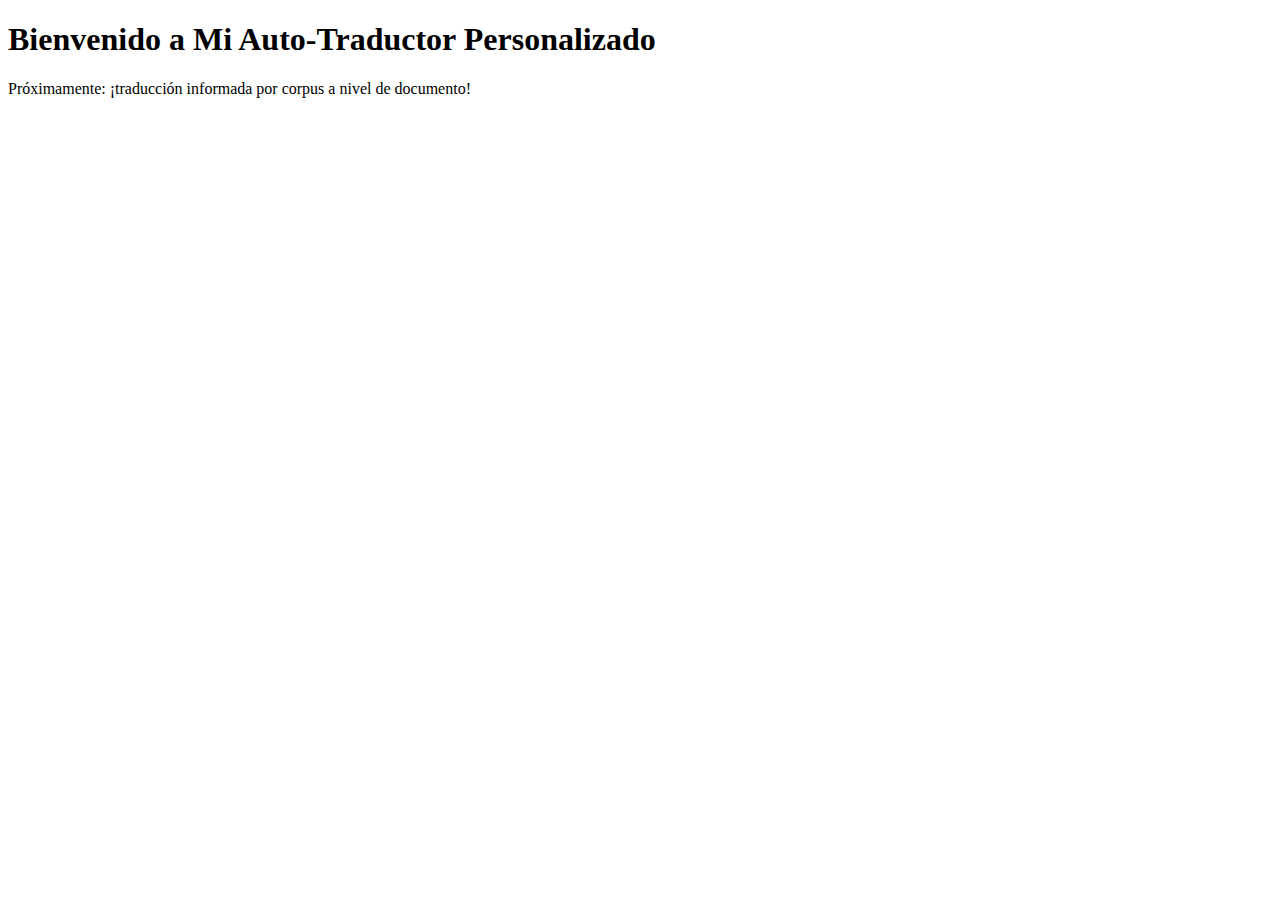
<file: index.html>
<!DOCTYPE html>
<html>
<head>
    <title>Mi Auto-Traductor</title>
</head>
<body>
    <h1>Bienvenido a Mi Auto-Traductor Personalizado</h1>
    <p>Próximamente: ¡traducción informada por corpus a nivel de documento!</p>
</body>
</html>
</file>
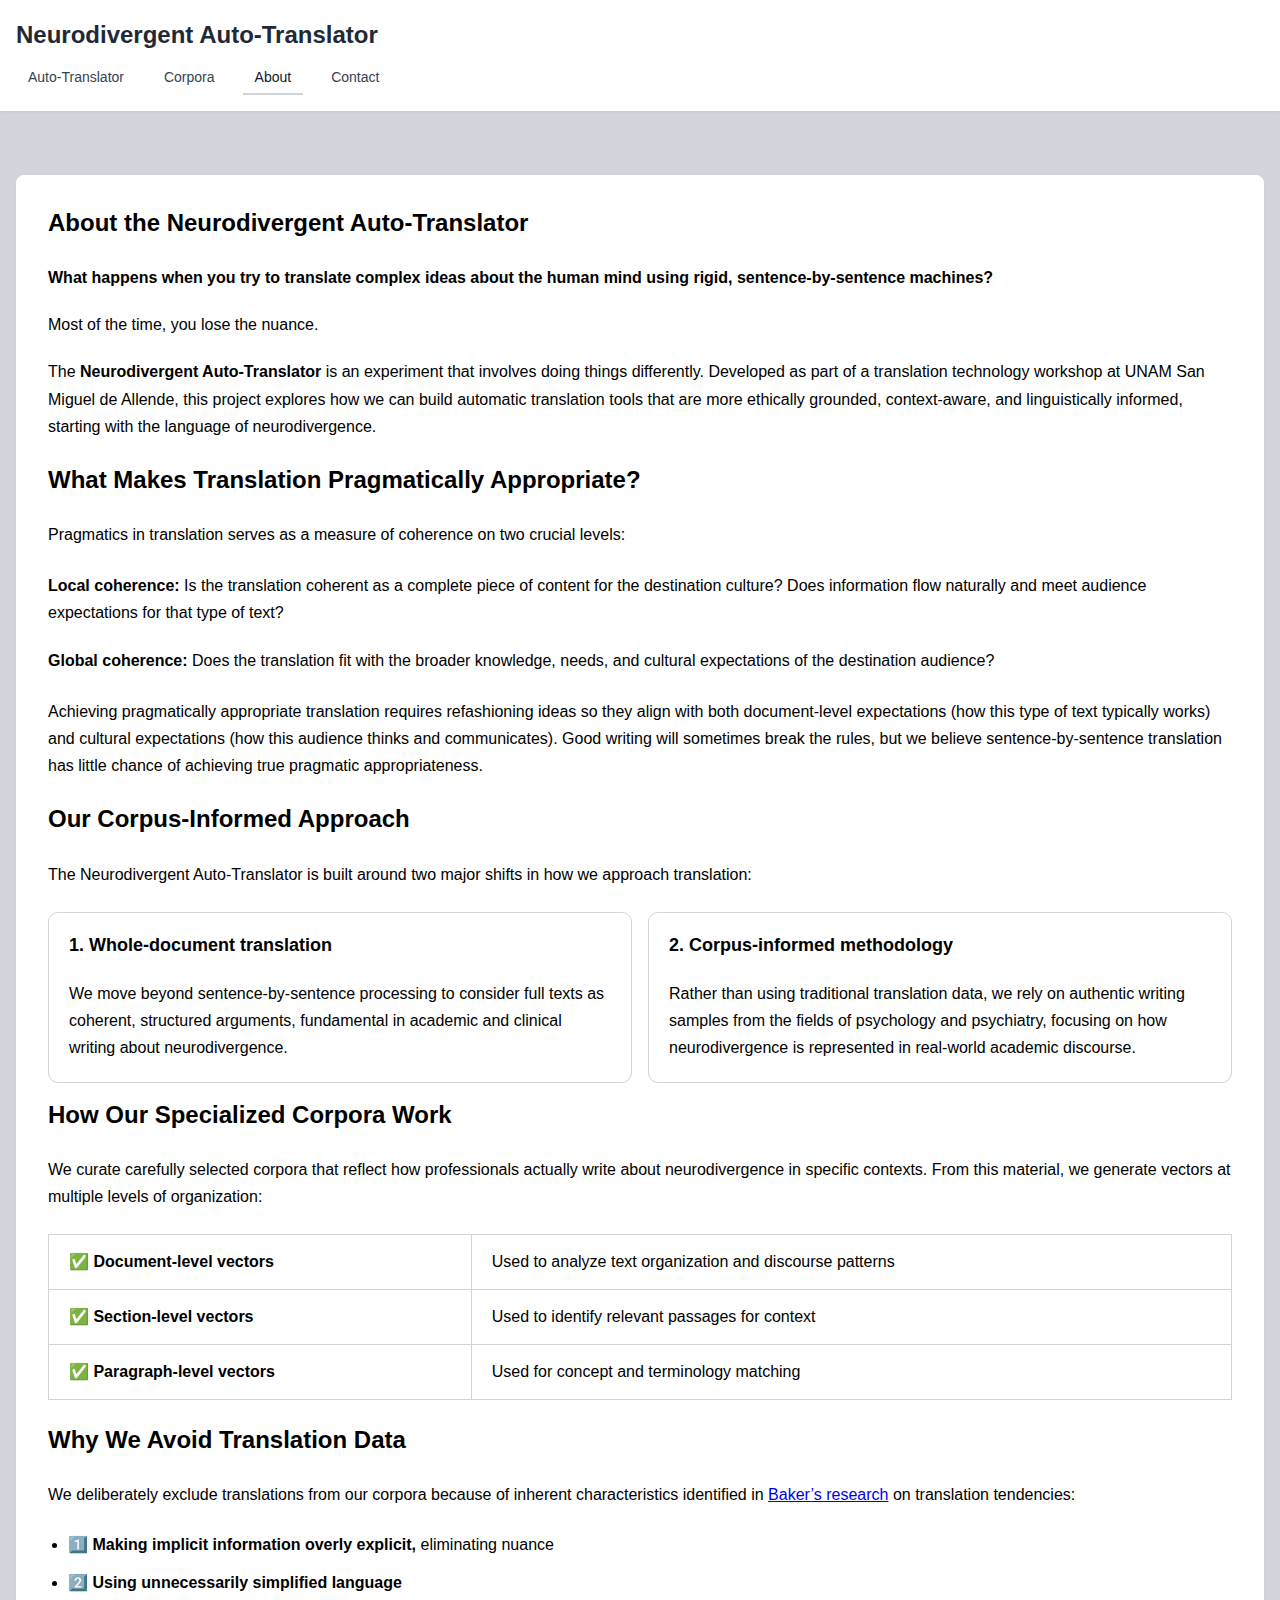
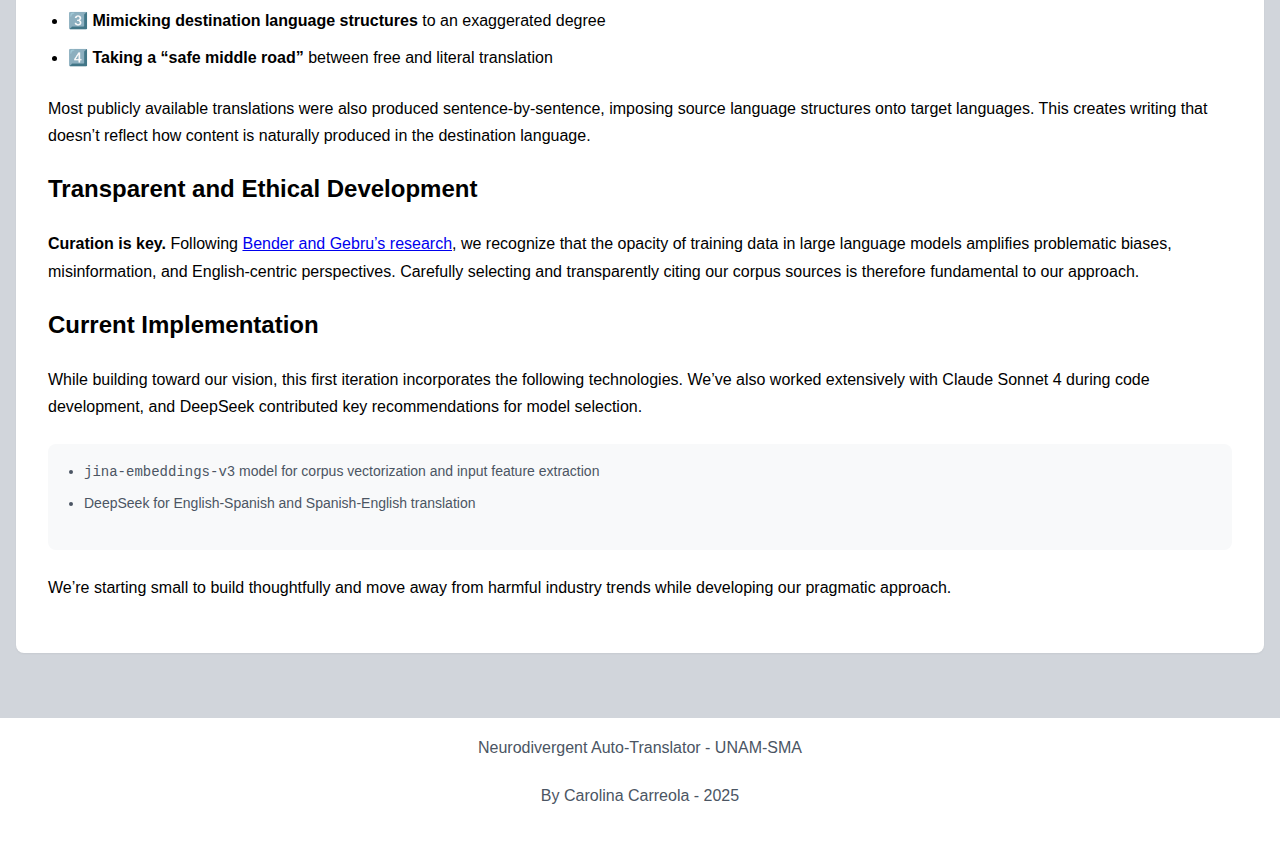
<file: frontend/about.html>
<!DOCTYPE html>
<html lang="en-US">
<head>
    <title>About - Neurodivergent Auto-Translator</title>
    <meta name="description" content="Learn about the research behind the corpus-informed, whole-document approach of the Neurodivergent Auto-Translator." />
    <meta charset="UTF-8">
    <meta name="viewport" content="width=device-width, initial-scale=1.0">
    <link rel="stylesheet" href="css/styles.css">
</head>
<body>
    <header class="header">
        <nav class="nav-container">
            <h1 class="nav-title">Neurodivergent Auto-Translator</h1>
            <div class="nav-items">
                <a href="../index.html" class="nav-item">Auto-Translator</a>
                <a href="corpora.html"" class="nav-item">Corpora</a>
                <a href="about.html" class="nav-item" style="border-bottom-color: var(--gray-300);">About</a>
                <a href="contact.html" class="nav-item">Contact</a>
            </div>
        </nav>
    </header>

    <main class="main-container">
        <!-- All content in one continuous section -->
        <section class="section-card">
            <h2>About the Neurodivergent Auto-Translator</h2>
            <p><strong>What happens when you try to translate complex ideas about the human mind using rigid, sentence-by-sentence machines?</p></strong>
            <p>Most of the time, you lose the nuance.</p>
            <p>The <strong>Neurodivergent Auto-Translator</strong> is an experiment that involves doing things differently. Developed as part of a translation technology workshop at UNAM San Miguel de Allende, this project explores how we can build automatic translation tools that are more ethically grounded, context-aware, and linguistically informed, starting with the language of neurodivergence.</p>

            <h2 style="margin-top: 1.5rem;">What Makes Translation Pragmatically Appropriate?</h2>
            <p>Pragmatics in translation serves as a measure of coherence on two crucial levels:</p>
            
            <p style="margin-top: 1.5rem;"><strong>Local coherence:</strong> Is the translation coherent as a complete piece of content for the destination culture? Does information flow naturally and meet audience expectations for that type of text?</p>

            <p style="margin-bottom: 1.5rem;"><strong>Global coherence:</strong> Does the translation fit with the broader knowledge, needs, and cultural expectations of the destination audience?</p>

            <p>Achieving pragmatically appropriate translation requires refashioning ideas so they align with both document-level expectations (how this type of text typically works) and cultural expectations (how this audience thinks and communicates). Good writing will sometimes break the rules, but we believe sentence-by-sentence translation has little chance of achieving true pragmatic appropriateness.</p>

            <h2 style="margin-top: 1.5rem;">Our Corpus-Informed Approach</h2>
            <p style="margin-bottom: 1.5rem;">The Neurodivergent Auto-Translator is built around two major shifts in how we approach translation:</p>
            
            <div class="spex-grid">
                <div class="spex-box">
                    <h3>1. Whole-document translation</h3>
                    <p>We move beyond sentence-by-sentence processing to consider full texts as coherent, structured arguments, fundamental in academic and clinical writing about neurodivergence.</p>
                </div>
                <div class="spex-box">
                    <h3>2. Corpus-informed methodology</h3>
                    <p>Rather than using traditional translation data, we rely on authentic writing samples from the fields of psychology and psychiatry, focusing on how neurodivergence is represented in real-world academic discourse.</p>
                </div>
            </div>

            <h2 style="margin-top: 1.0rem;">How Our Specialized Corpora Work</h2>
            <p style="margin-bottom: 1.5rem;">We curate carefully selected corpora that reflect how professionals actually write about neurodivergence in specific contexts. From this material, we generate vectors at multiple levels of organization:</p>
            
            <table style="margin-bottom: 1.5rem;">
                <tr>
                    <td><strong>✅ Document-level vectors</strong></td>
                    <td>Used to analyze text organization and discourse patterns</td>
                </tr>
                <tr>
                    <td><strong>✅ Section-level vectors</strong></td>
                    <td>Used to identify relevant passages for context</td>
                </tr>
                <tr>
                    <td><strong>✅ Paragraph-level vectors</strong></td>
                    <td>Used for concept and terminology matching</td>
                </tr>
            </table>

            <h2 style="margin-top: 1.5rem;">Why We Avoid Translation Data</h2>
            <p>We deliberately exclude translations from our corpora because of inherent characteristics identified in <a href="https://www.taylorfrancis.com/chapters/edit/10.4324/9780429024221-4/corpus-based-translation-studies-mona-baker" target="_blank">Baker’s research</a> on translation tendencies:</p>
            
            <ul style="margin: 1.5rem 0;">
                <li style="margin-bottom: 0.75rem;"><strong>1️⃣ Making implicit information overly explicit,</strong> eliminating nuance</li>
                <li style="margin-bottom: 0.75rem;"><strong>2️⃣ Using unnecessarily simplified language</strong></li>
                <li style="margin-bottom: 0.75rem;"><strong>3️⃣ Mimicking destination language structures</strong> to an exaggerated degree</li>
                <li style="margin-bottom: 0.75rem;"><strong>4️⃣ Taking a “safe middle road”</strong> between free and literal translation</li>
            </ul>
            
            <p>Most publicly available translations were also produced sentence-by-sentence, imposing source language structures onto target languages. This creates writing that doesn’t reflect how content is naturally produced in the destination language.</p>

            <h2 style="margin-top: 1.5rem;">Transparent and Ethical Development</h2>
            <p style="margin-bottom: 1.5rem;"><strong>Curation is key.</strong> Following <a href="https://s10251.pcdn.co/pdf/2021-bender-parrots.pdf" target="_blank">Bender and Gebru’s research</a>, we recognize that the opacity of training data in large language models amplifies problematic biases, misinformation, and English-centric perspectives. Carefully selecting and transparently citing our corpus sources is therefore fundamental to our approach.</p>

            <h2 style="margin-top: 1.5rem;">Current Implementation</h2>
            <p style="margin-bottom: 1.5rem;">While building toward our vision, this first iteration incorporates the following technologies. We’ve also worked extensively with Claude Sonnet 4 during code development, and DeepSeek contributed key recommendations for model selection.</p>
            
            <div class="corpus-info" style="margin-bottom: 1.5rem;">
                <ul>
                    <li><code>jina-embeddings-v3</code> model for corpus vectorization and input feature extraction</li>
                    <li>DeepSeek for English-Spanish and Spanish-English translation</li>
                </ul>
            </div>
            
            <p>We’re starting small to build thoughtfully and move away from harmful industry trends while developing our pragmatic approach.</p>
        </section>
    </main>

    <footer class="footer">
        <p>Neurodivergent Auto-Translator - UNAM-SMA</p>
        <p>By Carolina Carreola - 2025</p>
    </footer>

    <script>
        // Simple script to highlight the active navigation item
        document.addEventListener('DOMContentLoaded', function() {
            const aboutLink = document.querySelector('a[href="about.html"]');
            if (aboutLink) {
                aboutLink.style.color = 'var(--gray-900)';
            }
        });
    </script>
</body>
</html>
</file>
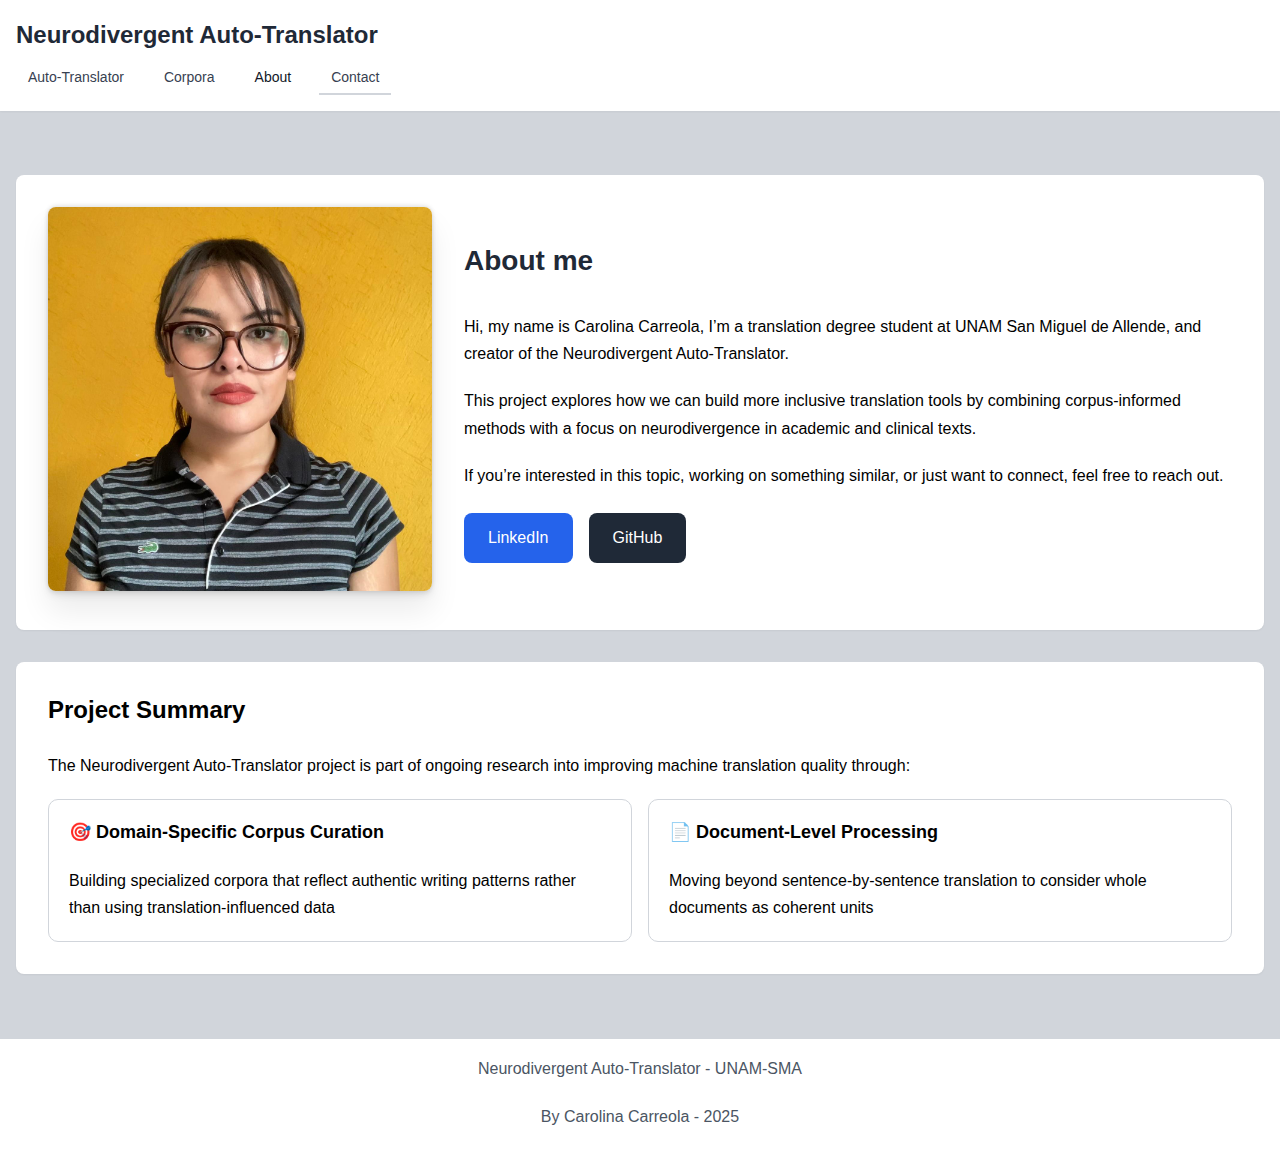
<file: frontend/contact.html>
<!DOCTYPE html>
<html lang="en-US">
<head>
    <title>Contact - Neurodivergent Auto-Translator</title>
    <meta name="description" content="Connect with Carolina Carreola, the designer of this Neurodivergent Auto-Translator." />
    <meta charset="UTF-8">
    <meta name="viewport" content="width=device-width, initial-scale=1.0">
    <link rel="stylesheet" href="css/styles.css">
</head>
<body>
    <header class="header">
        <nav class="nav-container">
            <h1 class="nav-title">Neurodivergent Auto-Translator</h1>
            <div class="nav-items">
                <a href="../index.html" class="nav-item">Auto-Translator</a>
                <a href="corpora.html"" class="nav-item">Corpora</a>
                <a href="about.html" class="nav-item">About</a>
                <a href="contact.html" class="nav-item" style="border-bottom-color: var(--gray-300);">Contact</a>
            </div>
        </nav>
    </header>
    <main class="main-container">
        <section class="section-card">
            <div class="contact-content">
                <div class="contact-image-container">
                    <img src="images/Carolina-Carreola.jpg" alt="Carolina Carreola" class="contact-image">
                </div>
                
                <div class="contact-info">
                    <h2>About me</h2>
                    <p>Hi, my name is Carolina Carreola, I’m a translation degree student at UNAM San Miguel de Allende, and creator of the Neurodivergent Auto-Translator.</p>
                    
                    <p>This project explores how we can build more inclusive translation tools by combining corpus-informed methods with a focus on neurodivergence in academic and clinical texts.</p>

                    <p>If you’re interested in this topic, working on something similar, or just want to connect, feel free to reach out.</p>
                    
                    <div class="contact-links">
                        <a href="https://www.linkedin.com/in/carolina-carreola/" target="_blank" class="contact-link linkedin">
                            LinkedIn
                        </a>
                        <a href="https://github.com/CarolinaCarreola" target="_blank" class="contact-link github">
                            GitHub
                        </a>
                    </div>
                </div>
            </div>

        </section>

            <section class="section-card">
            <h2>Project Summary</h2>
            <p>The Neurodivergent Auto-Translator project is part of ongoing research into improving machine translation quality through:</p>
            
            <div class="spex-grid">
                <div class="spex-box">
                    <h3>🎯 Domain-Specific Corpus Curation</h3>
                    <p>Building specialized corpora that reflect authentic writing patterns rather than using translation-influenced data</p>
                </div>
                <div class="spex-box">
                    <h3>📄 Document-Level Processing</h3>
                    <p>Moving beyond sentence-by-sentence translation to consider whole documents as coherent units</p>
                </div>
            </div>
    </main>
    
    <footer class="footer">
        <p>Neurodivergent Auto-Translator - UNAM-SMA</p>
        <p>By Carolina Carreola - 2025</p>
    </footer>

    <script>
        // Simple script to highlight the active navigation item
        document.addEventListener('DOMContentLoaded', function() {
            const aboutLink = document.querySelector('a[href="about.html"]');
            if (aboutLink) {
                aboutLink.style.color = 'var(--gray-900)';
            }
        });
    </script>
</file>
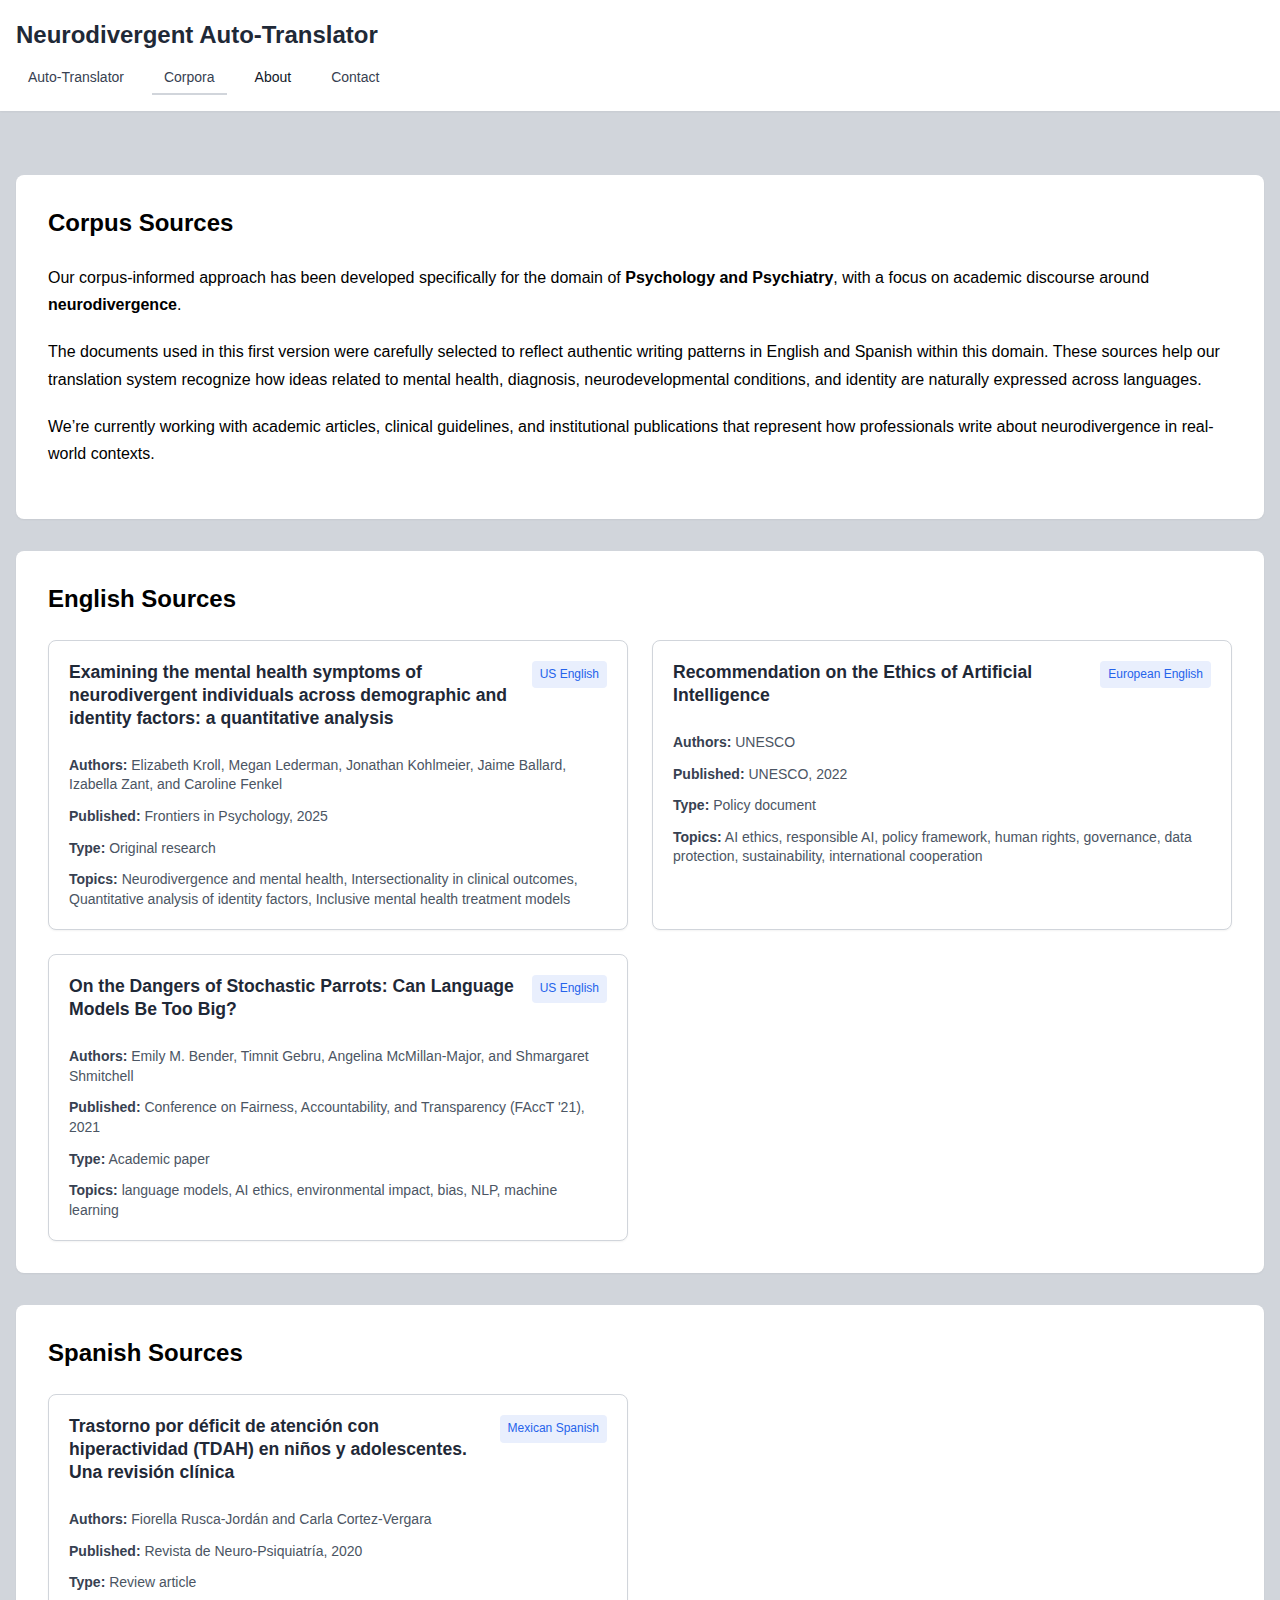
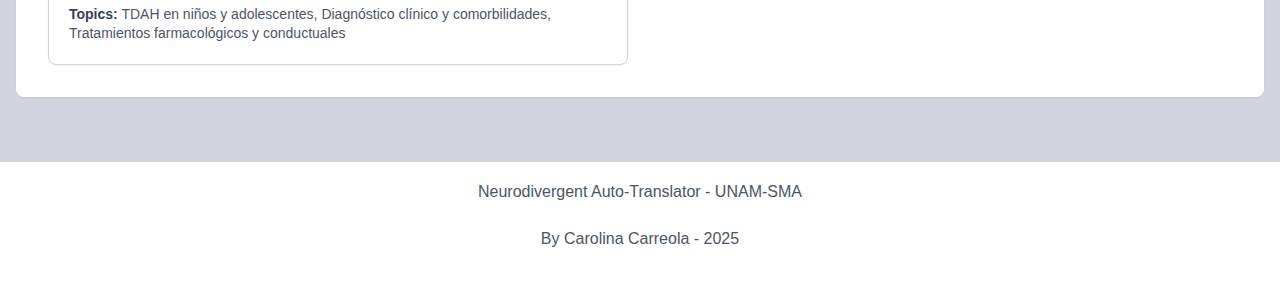
<file: frontend/corpora.html>
<!DOCTYPE html>
<html lang="en-US">
<head>
    <title>Corpora - Neurodivergent Auto-Translator</title>
    <meta name="description" content="Explore the curated and authentic authentic English and Spanish writing samples that inform the Neurodivergent Auto-Translator’s translation outputs in the domain of Psychology and Psychiatry, with a focus on academic discourse around neurodivergence." />
    <meta charset="UTF-8">
    <meta name="viewport" content="width=device-width, initial-scale=1.0">
    <link rel="stylesheet" href="css/styles.css">
</head>
<body>
    <header class="header">
        <nav class="nav-container">
            <h1 class="nav-title">Neurodivergent Auto-Translator</h1>
            <div class="nav-items">
                <a href="../index.html" class="nav-item">Auto-Translator</a>
                <a href="corpora.html" class="nav-item" style="border-bottom-color: var(--gray-300);">Corpora</a>
                <a href="about.html" class="nav-item">About</a>
                <a href="contact.html" class="nav-item">Contact</a>
            </div>
        </nav>
    </header>

    <main class="main-container">
        <section class="section-card">
            <h2>Corpus Sources</h2>
            <p>Our corpus-informed approach has been developed specifically for the domain of <strong>Psychology and Psychiatry</strong>, with a focus on academic discourse around <strong>neurodivergence</strong>.</p>
            
            <p style="margin-top: 1rem;">The documents used in this first version were carefully selected to reflect authentic writing patterns in English and Spanish within this domain. These sources help our translation system recognize how ideas related to mental health, diagnosis, neurodevelopmental conditions, and identity are naturally expressed across languages.</p>
            <p style="margin-top: 1rem;">We’re currently working with academic articles, clinical guidelines, and institutional publications that represent how professionals write about neurodivergence in real-world contexts.</p>
        </section>


        <!-- Loading indicator -->
        <div id="loadingIndicator" class="section-card">
            <p style="text-align: center; color: var(--gray-500);">Loading corpus sources...</p>
        </div>

        <!-- Error message -->
        <div id="errorMessage" class="section-card hidden">
            <p style="text-align: center; color: #991b1b;">Unable to load corpus data. Please try again later.</p>
        </div>

        <!-- English corpus section -->
        <section id="englishCorpus" class="section-card hidden">
            <h2>English Sources</h2>
            <div id="englishCards" class="corpus-grid"></div>
        </section>

        <!-- Spanish corpus section -->
        <section id="spanishCorpus" class="section-card hidden">
            <h2>Spanish Sources</h2>
            <div id="spanishCards" class="corpus-grid"></div>
        </section>
    </main>

    <footer class="footer">
        <p>Neurodivergent Auto-Translator - UNAM-SMA</p>
        <p>By Carolina Carreola - 2025</p>
    </footer>

    <script>
        // Simple script to highlight the active navigation item
        document.addEventListener('DOMContentLoaded', function() {
            const aboutLink = document.querySelector('a[href="about.html"]');
            if (aboutLink) {
                aboutLink.style.color = 'var(--gray-900)';
            }
        });
    </script>
    <script src="js/corpora-page.js"></script>
</body>
</html>
</file>
<file: frontend/css/styles.css>
/* =============================================================================
   RESET AND BASE STYLES
   ============================================================================= */

* {
    margin: 0;
    padding: 0;
    box-sizing: border-box;
}

button {
    background: none;
    border: none;
    cursor: pointer;
}

/* =============================================================================
   CSS VARIABLES
   ============================================================================= */

:root {
    --primary-blue: #2563eb;
    --primary-green: #149911;
    --primary-purple: #320d6d;
    --gray-100: #f3f4f6;
    --gray-200: #E5E7EB;
    --gray-300: #d1d5db;
    --gray-400: #9ca3af;
    --gray-500: #6b7280;
    --gray-600: #4b5563;
    --gray-700: #374151;
    --gray-800: #1f2937;
    --gray-900: #111827;
    --accent-color: var(--primary-blue);
}

/* =============================================================================
   TYPOGRAPHY AND BASE ELEMENTS
   ============================================================================= */

body {
    background-color: var(--gray-300);
    min-height: 100vh;
    font-family: Arial, sans-serif;
    line-height: 1.6;
}

h2 {
    font-size: x-large;
    padding-bottom: 10px;
    margin-top: 2rem;
    margin-bottom: 1rem;
    line-height: 1.3;
}

h3 {
    font-size: large;
    padding-bottom: 10px;
    margin-top: 1.5rem;
    margin-bottom: 0.75rem;
    line-height: 1.4;
}

h4 {
    font-size: medium;
    font-weight: bold;
    margin-top: 1rem;
    margin-bottom: 0.5rem;
    line-height: 1.4;
}

p {
    line-height: 1.7;
    margin-bottom: 1.25rem;
}

ul, ol {
    margin-left: 0;
    padding-left: 20px;
    margin-bottom: 1.25rem;
}

li {
    margin-bottom: 0.5rem;
    line-height: 1.6;
}

table {
    border: 1px solid var(--gray-300);
    border-collapse: collapse;
    margin-top: 10px;
    margin-bottom: 10px;
    width: 100%;
}

th, td {
    border: 1px solid var(--gray-300);
    padding: 15px 20px;
    vertical-align: top;
    text-align: left;
    line-height: 1.5;
}

td strong {
    display: inline-block;
    vertical-align: top;
}

select {
    width: auto;
    min-width: 150px;
    padding: 8px;
    border-radius: 4px;
    border: 1px solid #ccc;
}

select option {
    padding: 10px;
}

/* =============================================================================
   LAYOUT COMPONENTS
   ============================================================================= */

/* Header and Navigation */
.header {
    background-color: white;
    box-shadow: 0 1px 2px rgba(0, 0, 0, 0.05);
}

.nav-container {
    max-width: 1280px;
    margin: 0 auto;
    padding: 1rem;
}

.nav-title {
    font-size: 1.5rem;
    font-weight: bold;
    color: var(--gray-800);
}

.nav-items {
    margin-top: 0.5rem;
    display: flex;
    flex-direction: row;
    align-items: center;
    gap: 1rem;
}

.nav-item {
    padding: 0.25rem 0.75rem;
    font-size: 0.875rem;
    font-weight: 500;
    color: var(--gray-700);
    border-bottom: 2px solid transparent;
    text-decoration: none;
}

.nav-item:hover {
    color: var(--gray-900);
    border-bottom-color: var(--gray-300);
}

/* Main Content */
.main-container {
    max-width: 1280px;
    margin: 0 auto;
    padding: 2rem 1rem;
}

.section-card {
    margin-top: 2rem;
    background-color: white;
    border-radius: 0.5rem;
    box-shadow: 0 1px 2px rgba(0, 0, 0, 0.05);
    padding: 2rem;
    line-height: 1.6;
}

.section-card h2:first-child {
    margin-top: 0;
}

/* Footer */
.footer {
    background-color: white;
    margin-top: 2rem;
    padding: 1rem;
    border-top: 1px solid var(--gray-300);
    text-align: center;
    color: var(--gray-600);
}

/* =============================================================================
   UI COMPONENTS
   ============================================================================= */

/* Buttons */
.translate-button {
    background-color: var(--primary-green);
    color: white;
    padding: 0.75rem 2rem;
    border: none;
    border-radius: 0.5rem;
    font-size: 1.1rem;
    font-weight: 600;
    cursor: pointer;
    transition: background-color 0.2s ease;
    margin: 1rem 0;
}

.translate-button:hover {
    background-color: #256d1b;
}

.translate-button:disabled {
    background-color: var(--gray-400);
    cursor: not-allowed;
}

/* Text Inputs */
.text-input {
    margin-top: 10px;
    width: 100%;
    min-height: 300px;
    padding: 15px 15px;
    border: 1px solid var(--gray-300);
    border-radius: 0.375rem;
    resize: vertical;
    font-family: inherit;
    font-size: medium;
}

.text-input:focus {
    outline: none;
    box-shadow: 0 0 0 2px var(--gray-300);
}

.text-input::placeholder {
    color: var(--gray-500);
}

/* Output Containers */
.output-containers {
    border: 1px solid var(--gray-300);
    border-radius: 0.5rem;
    padding: 1rem;
    min-height: 300px;
    margin-top: 0.5rem;
    margin-bottom: 0.5rem;
}

/* Info Boxes */
.corpus-info {
    background: #f8f9fa;
    padding: 1rem;
    border-radius: 0.5rem;
    margin: 1rem 0;
    font-size: 0.875rem;
    color: var(--gray-600);
}

.spex-box {
    border: 1px solid var(--gray-300);
    border-radius: 10px;
    padding: 20px;
}

.spex-grid {
    display: grid;
    grid-template-columns: 1fr 1fr;
    gap: 1rem;
}

.spex-box > *:first-child {
    margin-top: 0;
}

.spex-box > *:last-child {
    margin-bottom: 0;
}

.research-goal {
    padding-top: 2rem;
    margin: 0 0 0 0;
    font-size: 1rem;
}

/* Status Indicators */
.status-indicator {
    padding: 0.5rem 1rem;
    border-radius: 0.375rem;
    font-size: 0.875rem;
    margin: 0.5rem 0;
}

.status-loading {
    background-color: #fef3c7;
    color: #92400e;
}

.status-success {
    background-color: #d1fae5;
    color: #065f46;
}

.status-error {
    background-color: #fee2e2;
    color: #991b1b;
}

/* Links */
.info-link {
    color: var(--accent-color);
    text-decoration: none;
    font-weight: bold;
    cursor: help;
}

.info-link:hover {
    color: var(--gray-700);
}

/* =============================================================================
   TRANSLATION PAGE COMPONENTS
   ============================================================================= */

/* Language Switcher */
.language-switcher {
    display: flex;
    align-items: center;
    gap: 1rem;
    margin-bottom: 1rem;
}

.language-toggle {
    display: flex;
    background-color: var(--gray-200);
    border-radius: 0.5rem;
    padding: 0.25rem;
}

.language-option {
    padding: 0.5rem 1rem;
    border-radius: 0.375rem;
    border: none;
    background: transparent;
    cursor: pointer;
    font-weight: 500;
    transition: all 0.2s ease;
}

.language-option.active {
    background-color: var(--primary-blue);
    color: white;
}

.language-option:not(.active) {
    color: var(--gray-600);
}

.language-option:not(.active):hover {
    background-color: var(--gray-300);
}

/* =============================================================================
   CORPUS PAGE COMPONENTS
   ============================================================================= */

.corpus-grid {
    display: grid;
    grid-template-columns: 1fr 1fr;
    gap: 1.5rem;
    margin-top: 1rem;
}

.corpus-card {
    background-color: white;
    border: 1px solid var(--gray-300);
    border-radius: 0.5rem;
    padding: 1.25rem;
    box-shadow: 0 1px 2px rgba(0, 0, 0, 0.05);
    transition: box-shadow 0.2s ease;
}

.corpus-card:hover {
    box-shadow: 0 4px 6px -1px rgba(0, 0, 0, 0.1), 0 2px 4px -1px rgba(0, 0, 0, 0.06);
}

.corpus-card-header {
    display: flex;
    justify-content: space-between;
    align-items: flex-start;
    margin-bottom: 1rem;
    gap: 1rem;
}

.corpus-title {
    font-size: 1.1rem;
    font-weight: 600;
    color: var(--gray-800);
    line-height: 1.3;
    margin: 0;
    flex-grow: 1;
}

.corpus-language {
    font-size: 0.75rem;
    font-weight: 500;
    color: var(--primary-blue);
    background-color: rgba(37, 99, 235, 0.1);
    padding: 0.25rem 0.5rem;
    border-radius: 0.25rem;
    white-space: nowrap;
    flex-shrink: 0;
}

.corpus-authors,
.corpus-publication,
.corpus-type,
.corpus-topics {
    margin-bottom: 0.75rem;
    font-size: 0.875rem;
    line-height: 1.4;
    color: var(--gray-600);
}

.corpus-authors strong,
.corpus-publication strong,
.corpus-type strong,
.corpus-topics strong {
    color: var(--gray-700);
    font-weight: 600;
}

.corpus-topics {
    margin-bottom: 0;
}

/* =============================================================================
   CONTACT PAGE COMPONENTS
   ============================================================================= */

.contact-content {
    display: grid;
    grid-template-columns: 1fr 2fr;
    gap: 2rem;
    align-items: center;
}

.contact-image {
    width: 100%;
    border-radius: 0.5rem;
    box-shadow: 
        0 -2px 4px 0px rgba(0, 0, 0, 0.08),
        0 4px 8px 0px rgba(0, 0, 0, 0.08),
        0 2px 4px 0px rgba(0, 0, 0, 0.08),
        0 20px 30px 0px rgba(0, 0, 0, 0.08);
}

.contact-info h2 {
    margin-top: 0;
    color: var(--gray-800);
    font-size: 1.75rem;
    margin-bottom: 1.5rem;
}

.contact-links {
    display: flex;
    gap: 1rem;
    margin-top: 1.5rem;
}

.contact-link {
    display: inline-flex;
    align-items: center;
    gap: 0.5rem;
    padding: 0.75rem 1.5rem;
    background-color: var(--primary-blue);
    color: white;
    text-decoration: none;
    border-radius: 0.5rem;
    font-weight: 500;
    transition: background-color 0.2s ease;
}

.contact-link:hover {
    background-color: #1d4ed8;
}

.contact-link.github {
    background-color: var(--gray-800);
}

.contact-link.github:hover {
    background-color: var(--gray-700);
}

.project-summary-conclusion {
    padding-top: 2rem;
    padding-bottom: 1rem;
    margin: 0 0 0 0;
    font-size: 1rem;
}

/* =============================================================================
   UTILITY CLASSES
   ============================================================================= */

.hidden {
    display: none !important;
}

/* =============================================================================
   RESPONSIVE DESIGN
   ============================================================================= */

@media (max-width: 768px) {
    .nav-items {
        flex-direction: column;
        align-items: flex-start;
    }
    
    .corpus-grid {
        grid-template-columns: 1fr;
    }
    
    .corpus-card-header {
        flex-direction: column;
        align-items: flex-start;
        gap: 0.5rem;
    }
    
    .corpus-language {
        align-self: flex-start;
    }
    
    .spex-grid {
        grid-template-columns: 1fr;
    }
    
    .contact-content {
        grid-template-columns: 1fr;
        gap: 1.5rem;
        text-align: center;
    }
    
    .contact-links {
        justify-content: center;
        flex-wrap: wrap;
    }
}
</file>
